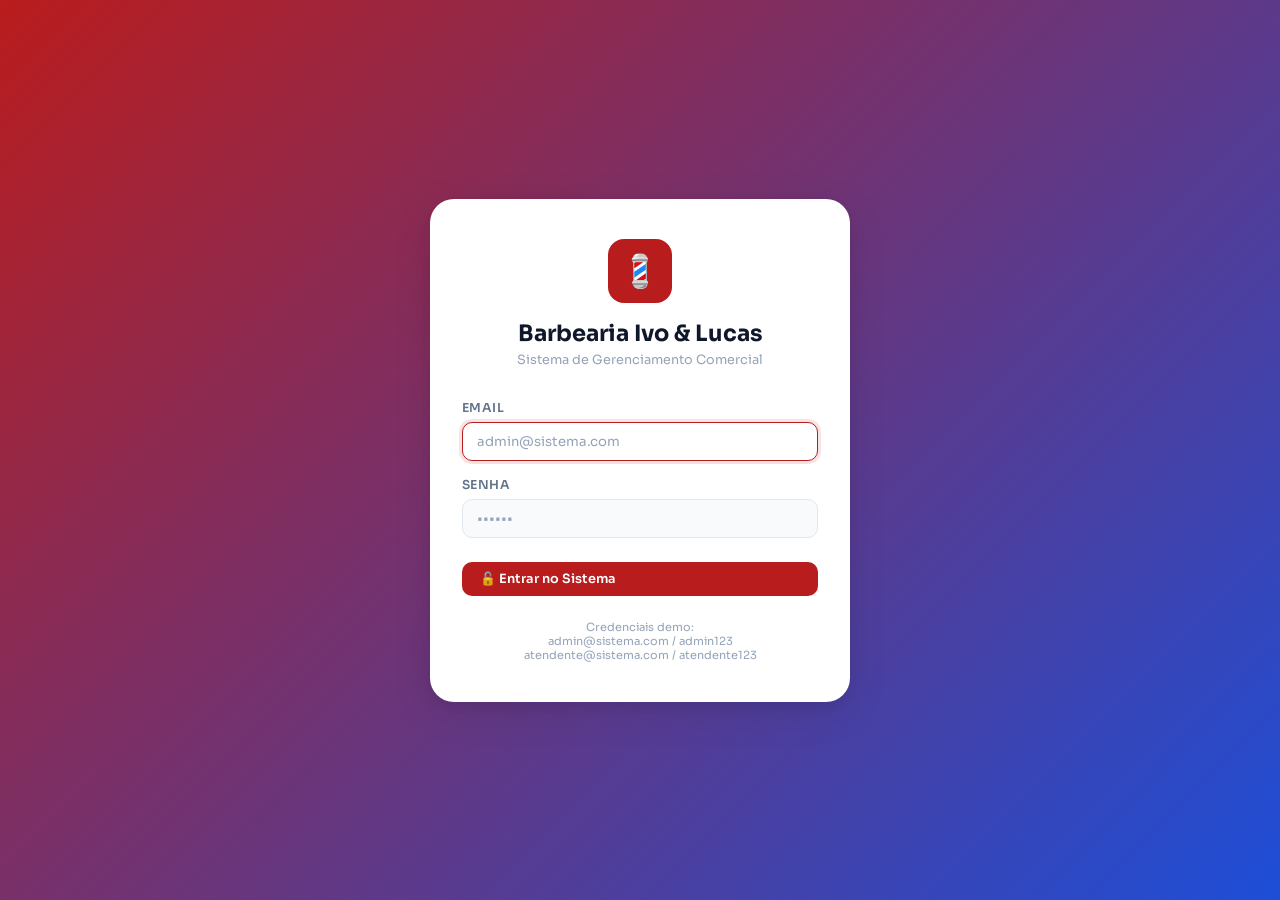
<file: pages/login.html>
<!DOCTYPE html>
<html lang="pt-BR">
<head>
  <meta charset="UTF-8" />
  <meta name="viewport" content="width=device-width, initial-scale=1.0" />
  <title>Login — SGCM</title>
  <link rel="stylesheet" href="../css/main.css" />
  <style>
    body {
      background: linear-gradient(135deg, var(--primary) 0%, var(--primary-dark) 100%);
      min-height: 100vh;
      display: flex;
      align-items: center;
      justify-content: center;
    }
    .login-container {
      max-width: 420px;
      width: 100%;
      margin: 20px;
    }
    .login-card {
      background: var(--bg-card);
      border-radius: var(--radius-xl);
      padding: 40px 32px;
      box-shadow: var(--shadow-lg);
      animation: fadeIn 0.5s ease;
    }
    .login-logo {
      text-align: center;
      margin-bottom: 32px;
    }
    .login-logo-icon {
      width: 64px;
      height: 64px;
      background: var(--primary);
      border-radius: var(--radius-lg);
      display: inline-flex;
      align-items: center;
      justify-content: center;
      font-size: 32px;
      margin-bottom: 16px;
    }
    .login-title {
      font-size: 1.5rem;
      font-weight: 700;
      color: var(--text-primary);
      text-align: center;
    }
    .login-sub {
      font-size: 0.85rem;
      color: var(--text-muted);
      text-align: center;
      margin-top: 4px;
    }
    .login-footer {
      text-align: center;
      margin-top: 24px;
      font-size: 0.75rem;
      color: var(--text-muted);
    }
    @keyframes fadeIn {
      from { opacity: 0; transform: translateY(-20px); }
      to { opacity: 1; transform: translateY(0); }
    }
  </style>
</head>
<body>

<div class="login-container">
  <div class="login-card">
    <div class="login-logo">
      <div class="login-logo-icon" id="loginEmoji">✂️</div>
      <div class="login-title" id="loginBusinessName">SGCM</div>
      <div class="login-sub">Sistema de Gerenciamento Comercial</div>
    </div>

    <form id="loginForm">
      <div class="form-group">
        <label class="form-label">Email</label>
        <input type="email" id="loginEmail" class="form-control" placeholder="admin@sistema.com" required autofocus />
      </div>
      <div class="form-group">
        <label class="form-label">Senha</label>
        <input type="password" id="loginSenha" class="form-control" placeholder="••••••" required />
      </div>
      <button type="submit" class="btn btn-primary" style="width:100%; margin-top: 8px;">
        🔓 Entrar no Sistema
      </button>
    </form>

    <div class="login-footer">
      <p>Credenciais demo:<br>admin@sistema.com / admin123<br>atendente@sistema.com / atendente123</p>
    </div>
  </div>
</div>

<div class="notifications-wrapper" id="notificationsWrapper"></div>

<script src="../js/db.js"></script>
<script src="../js/ui.js"></script>
<script src="../js/auth.js"></script>

<script>
  document.addEventListener('DOMContentLoaded', () => {
    const config = DB.getConfig();
    const loginEmoji = document.getElementById('loginEmoji');
    const loginBusinessName = document.getElementById('loginBusinessName');
    const loginForm = document.getElementById('loginForm');
    const loginEmail = document.getElementById('loginEmail');
    const loginSenha = document.getElementById('loginSenha');

    if (Auth.isLoggedIn()) {
      window.location.href = '../index.html';
      return;
    }

    if (loginForm) {
      loginForm.addEventListener('submit', event => {
        event.preventDefault();

        const email = loginEmail?.value.trim() || '';
        const senha = loginSenha?.value || '';

        const result = Auth.login(email, senha);
        if (!result.success) {
          Notify.error('Falha no login', result.error || 'Verifique seus dados de acesso.');
          return;
        }

        Notify.success('Bem-vindo!', `Login realizado como ${result.user?.nome || 'usuário'}.`);
        window.location.href = '../index.html';
      });
    }
    
    if (loginEmoji) loginEmoji.textContent = config.emoji || '✂️';
    if (loginBusinessName) loginBusinessName.textContent = config.nome || 'SGCM';
  });
</script>

</body>
</html>
</file>
<file: css/main.css>
/* =============================================
   SGCM — Sistema de Gerenciamento Comercial
   Design System & Variables
   ============================================= */

@import url('https://fonts.googleapis.com/css2?family=Sora:wght@300;400;500;600;700&family=JetBrains+Mono:wght@400;500&display=swap');

:root {
  /* --- Cores principais (personalizáveis via Configurações) --- */
  --primary: #2563EB;
  --primary-light: #DBEAFE;
  --primary-dark: #1D4ED8;

  /* --- Neutros --- */
  --bg: #F8FAFC;
  --bg-card: #FFFFFF;
  --border: #E2E8F0;
  --border-soft: #F1F5F9;

  /* --- Textos --- */
  --text-primary: #0F172A;
  --text-secondary: #64748B;
  --text-muted: #94A3B8;

  /* --- Sidebar --- */
  --sidebar-bg: #0F172A;
  --sidebar-text: #94A3B8;
  --sidebar-active: #FFFFFF;
  --sidebar-active-bg: rgba(255,255,255,0.08);
  --sidebar-width: 240px;

  /* --- Status --- */
  --green: #10B981;
  --green-light: #D1FAE5;
  --yellow: #F59E0B;
  --yellow-light: #FEF3C7;
  --red: #EF4444;
  --red-light: #FEE2E2;
  --purple: #8B5CF6;
  --purple-light: #EDE9FE;

  /* --- Shadows --- */
  --shadow-sm: 0 1px 3px rgba(0,0,0,0.06), 0 1px 2px rgba(0,0,0,0.04);
  --shadow-md: 0 4px 16px rgba(0,0,0,0.07), 0 2px 6px rgba(0,0,0,0.04);
  --shadow-lg: 0 10px 40px rgba(0,0,0,0.10), 0 4px 12px rgba(0,0,0,0.05);

  /* --- Radius --- */
  --radius-sm: 6px;
  --radius-md: 10px;
  --radius-lg: 16px;
  --radius-xl: 24px;
  --radius-full: 9999px;

  /* --- Transitions --- */
  --transition: all 0.2s cubic-bezier(0.4, 0, 0.2, 1);

  /* --- Topbar --- */
  --topbar-height: 64px;

  /* --- Nome do Estabelecimento --- */
  --business-name: "Meu Negócio";
}

/* =============================================
   RESET & BASE
   ============================================= */

*, *::before, *::after {
  box-sizing: border-box;
  margin: 0;
  padding: 0;
}

html {
  font-size: 15px;
  -webkit-font-smoothing: antialiased;
}

body {
  font-family: 'Sora', sans-serif;
  background: var(--bg);
  color: var(--text-primary);
  min-height: 100vh;
  overflow-x: hidden;
}

a { text-decoration: none; color: inherit; }
button { cursor: pointer; font-family: inherit; }
input, textarea, select { font-family: inherit; }

/* =============================================
   LAYOUT PRINCIPAL
   ============================================= */

.app-layout {
  display: flex;
  min-height: 100vh;
}

/* =============================================
   SIDEBAR
   ============================================= */

.sidebar {
  width: var(--sidebar-width);
  background: var(--sidebar-bg);
  display: flex;
  flex-direction: column;
  position: fixed;
  top: 0; left: 0;
  height: 100vh;
  z-index: 100;
  transition: var(--transition);
  overflow: hidden;
}

.sidebar-logo {
  display: flex;
  align-items: center;
  gap: 10px;
  padding: 20px 20px 16px;
  border-bottom: 1px solid rgba(255,255,255,0.06);
}

.sidebar-logo-icon {
  width: 36px;
  height: 36px;
  background: var(--primary);
  border-radius: var(--radius-md);
  display: flex;
  align-items: center;
  justify-content: center;
  font-size: 18px;
  flex-shrink: 0;
}

.sidebar-logo-text {
  font-size: 0.88rem;
  font-weight: 600;
  color: #FFFFFF;
  line-height: 1.3;
  white-space: nowrap;
  overflow: hidden;
  text-overflow: ellipsis;
}

.sidebar-logo-sub {
  font-size: 0.7rem;
  color: var(--sidebar-text);
  font-weight: 400;
}

.sidebar-nav {
  flex: 1;
  padding: 12px 10px;
  overflow-y: auto;
}

.nav-section-label {
  font-size: 0.65rem;
  font-weight: 600;
  text-transform: uppercase;
  letter-spacing: 0.08em;
  color: rgba(148,163,184,0.5);
  padding: 12px 10px 6px;
}

.nav-item {
  display: flex;
  align-items: center;
  gap: 10px;
  padding: 9px 12px;
  border-radius: var(--radius-md);
  color: var(--sidebar-text);
  font-size: 0.88rem;
  font-weight: 500;
  transition: var(--transition);
  cursor: pointer;
  position: relative;
  margin-bottom: 2px;
}

.nav-item:hover {
  background: rgba(255,255,255,0.05);
  color: #FFFFFF;
}

.nav-item.active {
  background: var(--sidebar-active-bg);
  color: var(--sidebar-active);
}

.nav-item.active::before {
  content: '';
  position: absolute;
  left: 0; top: 6px; bottom: 6px;
  width: 3px;
  background: var(--primary);
  border-radius: 0 3px 3px 0;
}

.nav-item-icon {
  font-size: 17px;
  width: 20px;
  text-align: center;
  flex-shrink: 0;
}

.nav-badge {
  margin-left: auto;
  background: var(--primary);
  color: #fff;
  font-size: 0.65rem;
  font-weight: 700;
  padding: 2px 7px;
  border-radius: var(--radius-full);
  min-width: 20px;
  text-align: center;
}

.sidebar-footer {
  padding: 12px 10px;
  border-top: 1px solid rgba(255,255,255,0.06);
}

.sidebar-user {
  display: flex;
  align-items: center;
  gap: 10px;
  padding: 8px 10px;
  border-radius: var(--radius-md);
  cursor: pointer;
  transition: var(--transition);
}

.sidebar-user:hover { background: rgba(255,255,255,0.05); }

.user-avatar {
  width: 32px; height: 32px;
  border-radius: var(--radius-full);
  background: var(--primary);
  display: flex; align-items: center; justify-content: center;
  font-size: 13px; font-weight: 700; color: #fff;
  flex-shrink: 0;
}

.user-info-name {
  font-size: 0.82rem;
  font-weight: 600;
  color: #FFFFFF;
}

.user-info-role {
  font-size: 0.7rem;
  color: var(--sidebar-text);
}

/* =============================================
   MAIN CONTENT
   ============================================= */

.main-content {
  margin-left: var(--sidebar-width);
  flex: 1;
  display: flex;
  flex-direction: column;
  min-height: 100vh;
}

/* =============================================
   TOPBAR
   ============================================= */

.topbar {
  height: var(--topbar-height);
  background: var(--bg-card);
  border-bottom: 1px solid var(--border);
  display: flex;
  align-items: center;
  padding: 0 28px;
  gap: 16px;
  position: sticky;
  top: 0;
  z-index: 90;
}

.topbar-title {
  font-size: 1rem;
  font-weight: 600;
  color: var(--text-primary);
}

.topbar-search {
  flex: 1;
  max-width: 320px;
  position: relative;
}

.topbar-search input {
  width: 100%;
  padding: 8px 14px 8px 36px;
  background: var(--bg);
  border: 1px solid var(--border);
  border-radius: var(--radius-full);
  font-size: 0.85rem;
  color: var(--text-primary);
  outline: none;
  transition: var(--transition);
}

.topbar-search input:focus {
  border-color: var(--primary);
  box-shadow: 0 0 0 3px var(--primary-light);
}

.topbar-search input::placeholder { color: var(--text-muted); }

.search-icon {
  position: absolute;
  left: 12px; top: 50%;
  transform: translateY(-50%);
  color: var(--text-muted);
  font-size: 14px;
  pointer-events: none;
}

.topbar-actions {
  display: flex;
  align-items: center;
  gap: 10px;
  margin-left: auto;
}

.topbar-btn {
  width: 36px; height: 36px;
  border-radius: var(--radius-full);
  border: 1px solid var(--border);
  background: var(--bg-card);
  display: flex; align-items: center; justify-content: center;
  font-size: 16px;
  color: var(--text-secondary);
  transition: var(--transition);
  cursor: pointer;
  position: relative;
}

.topbar-btn:hover {
  border-color: var(--primary);
  color: var(--primary);
  background: var(--primary-light);
}

.notif-dot {
  position: absolute;
  top: 4px; right: 4px;
  width: 8px; height: 8px;
  border-radius: 50%;
  background: var(--red);
  border: 2px solid white;
}

.topbar-avatar {
  width: 36px; height: 36px;
  border-radius: var(--radius-full);
  background: var(--primary);
  display: flex; align-items: center; justify-content: center;
  font-size: 13px; font-weight: 700; color: #fff;
  cursor: pointer;
  border: 2px solid var(--primary-light);
}

/* =============================================
   PAGE CONTENT
   ============================================= */

.page-content {
  padding: 28px;
  flex: 1;
}

.page-header {
  display: flex;
  align-items: center;
  justify-content: space-between;
  margin-bottom: 24px;
}

.page-header-left h1 {
  font-size: 1.4rem;
  font-weight: 700;
  color: var(--text-primary);
}

.page-header-left p {
  font-size: 0.85rem;
  color: var(--text-secondary);
  margin-top: 2px;
}

/* =============================================
   CARDS
   ============================================= */

.card {
  background: var(--bg-card);
  border: 1px solid var(--border);
  border-radius: var(--radius-lg);
  box-shadow: var(--shadow-sm);
  transition: var(--transition);
}

.card:hover { box-shadow: var(--shadow-md); }

.card-header {
  padding: 18px 20px 14px;
  border-bottom: 1px solid var(--border-soft);
  display: flex;
  align-items: center;
  justify-content: space-between;
}

.card-title {
  font-size: 0.9rem;
  font-weight: 600;
  color: var(--text-primary);
}

.card-body { padding: 20px; }

/* Stat Cards */
.stat-cards {
  display: grid;
  grid-template-columns: repeat(auto-fit, minmax(200px, 1fr));
  gap: 16px;
  margin-bottom: 24px;
}

.stat-card {
  background: var(--bg-card);
  border: 1px solid var(--border);
  border-radius: var(--radius-lg);
  padding: 20px;
  box-shadow: var(--shadow-sm);
  transition: var(--transition);
  position: relative;
  overflow: hidden;
}

.stat-card::before {
  content: '';
  position: absolute;
  top: 0; left: 0; right: 0;
  height: 3px;
  background: var(--stat-color, var(--primary));
  border-radius: var(--radius-lg) var(--radius-lg) 0 0;
}

.stat-card:hover {
  box-shadow: var(--shadow-md);
  transform: translateY(-1px);
}

.stat-card-icon {
  width: 40px; height: 40px;
  border-radius: var(--radius-md);
  background: var(--stat-color-light, var(--primary-light));
  display: flex; align-items: center; justify-content: center;
  font-size: 20px;
  margin-bottom: 14px;
}

.stat-card-value {
  font-size: 1.8rem;
  font-weight: 700;
  color: var(--text-primary);
  line-height: 1;
  font-variant-numeric: tabular-nums;
}

.stat-card-label {
  font-size: 0.8rem;
  color: var(--text-secondary);
  margin-top: 4px;
  font-weight: 500;
}

.stat-card-change {
  font-size: 0.75rem;
  font-weight: 600;
  margin-top: 10px;
  display: flex;
  align-items: center;
  gap: 4px;
}

.change-up { color: var(--green); }
.change-down { color: var(--red); }

/* =============================================
   BUTTONS
   ============================================= */

.btn {
  display: inline-flex;
  align-items: center;
  gap: 7px;
  padding: 9px 18px;
  border-radius: var(--radius-md);
  font-size: 0.85rem;
  font-weight: 600;
  border: none;
  transition: var(--transition);
  white-space: nowrap;
  cursor: pointer;
}

.btn-primary {
  background: var(--primary);
  color: #fff;
}

.btn-primary:hover {
  background: var(--primary-dark);
  box-shadow: 0 4px 12px rgba(37,99,235,0.35);
  transform: translateY(-1px);
}

.btn-secondary {
  background: var(--bg);
  color: var(--text-primary);
  border: 1px solid var(--border);
}

.btn-secondary:hover {
  background: var(--border-soft);
  border-color: var(--text-muted);
}

.btn-danger {
  background: var(--red-light);
  color: var(--red);
  border: 1px solid transparent;
}

.btn-danger:hover {
  background: var(--red);
  color: #fff;
}

.btn-success {
  background: var(--green-light);
  color: var(--green);
}

.btn-success:hover {
  background: var(--green);
  color: #fff;
}

.btn-sm {
  padding: 6px 12px;
  font-size: 0.78rem;
}

.btn-icon {
  padding: 8px;
  border-radius: var(--radius-md);
}

/* =============================================
   FORMS
   ============================================= */

.form-group {
  margin-bottom: 16px;
}

.form-label {
  display: block;
  font-size: 0.82rem;
  font-weight: 600;
  color: var(--text-secondary);
  margin-bottom: 6px;
  text-transform: uppercase;
  letter-spacing: 0.04em;
}

.form-control {
  width: 100%;
  padding: 10px 14px;
  background: var(--bg);
  border: 1px solid var(--border);
  border-radius: var(--radius-md);
  font-size: 0.88rem;
  color: var(--text-primary);
  outline: none;
  transition: var(--transition);
}

.form-control:focus {
  border-color: var(--primary);
  box-shadow: 0 0 0 3px var(--primary-light);
  background: #fff;
}

.form-control::placeholder { color: var(--text-muted); }

.form-row {
  display: grid;
  grid-template-columns: 1fr 1fr;
  gap: 16px;
}

.form-row-3 {
  display: grid;
  grid-template-columns: 1fr 1fr 1fr;
  gap: 16px;
}

textarea.form-control {
  resize: vertical;
  min-height: 80px;
}

select.form-control { cursor: pointer; }

/* =============================================
   TABLES
   ============================================= */

.table-wrapper {
  overflow-x: auto;
  border-radius: var(--radius-lg);
  border: 1px solid var(--border);
}

table {
  width: 100%;
  border-collapse: collapse;
}

thead tr {
  background: var(--bg);
}

th {
  padding: 11px 16px;
  text-align: left;
  font-size: 0.75rem;
  font-weight: 700;
  color: var(--text-muted);
  text-transform: uppercase;
  letter-spacing: 0.06em;
  white-space: nowrap;
  border-bottom: 1px solid var(--border);
}

td {
  padding: 13px 16px;
  font-size: 0.875rem;
  color: var(--text-primary);
  border-bottom: 1px solid var(--border-soft);
  vertical-align: middle;
}

tr:last-child td { border-bottom: none; }

tbody tr {
  transition: var(--transition);
}

tbody tr:hover { background: var(--bg); }

.table-actions {
  display: flex;
  gap: 6px;
}

/* =============================================
   BADGES / STATUS
   ============================================= */

.badge {
  display: inline-flex;
  align-items: center;
  gap: 5px;
  padding: 3px 10px;
  border-radius: var(--radius-full);
  font-size: 0.72rem;
  font-weight: 700;
  text-transform: uppercase;
  letter-spacing: 0.04em;
}

.badge-green { background: var(--green-light); color: var(--green); }
.badge-yellow { background: var(--yellow-light); color: var(--yellow); }
.badge-red { background: var(--red-light); color: var(--red); }
.badge-blue { background: var(--primary-light); color: var(--primary); }
.badge-purple { background: var(--purple-light); color: var(--purple); }

.badge::before {
  content: '';
  width: 5px; height: 5px;
  border-radius: 50%;
  background: currentColor;
}

/* =============================================
   MODAL
   ============================================= */

.modal-overlay {
  position: fixed;
  inset: 0;
  background: rgba(15,23,42,0.5);
  backdrop-filter: blur(4px);
  z-index: 200;
  display: flex;
  align-items: center;
  justify-content: center;
  padding: 20px;
  opacity: 0;
  visibility: hidden;
  transition: var(--transition);
}

.modal-overlay.active {
  opacity: 1;
  visibility: visible;
}

.modal {
  background: var(--bg-card);
  border-radius: var(--radius-xl);
  box-shadow: var(--shadow-lg);
  width: 100%;
  max-width: 520px;
  max-height: 90vh;
  overflow-y: auto;
  transform: translateY(20px) scale(0.97);
  transition: var(--transition);
}

.modal-overlay.active .modal {
  transform: translateY(0) scale(1);
}

.modal-header {
  padding: 22px 24px 18px;
  border-bottom: 1px solid var(--border);
  display: flex;
  align-items: center;
  justify-content: space-between;
}

.modal-title {
  font-size: 1rem;
  font-weight: 700;
  color: var(--text-primary);
}

.modal-close {
  width: 30px; height: 30px;
  border-radius: var(--radius-full);
  border: none;
  background: var(--bg);
  color: var(--text-muted);
  font-size: 16px;
  display: flex; align-items: center; justify-content: center;
  cursor: pointer;
  transition: var(--transition);
}

.modal-close:hover {
  background: var(--red-light);
  color: var(--red);
}

.modal-body { padding: 24px; }

.modal-footer {
  padding: 16px 24px;
  border-top: 1px solid var(--border);
  display: flex;
  justify-content: flex-end;
  gap: 10px;
}

/* =============================================
   NOTIFICATIONS
   ============================================= */

.notifications-wrapper {
  position: fixed;
  bottom: 24px;
  right: 24px;
  z-index: 500;
  display: flex;
  flex-direction: column;
  gap: 10px;
  pointer-events: none;
}

.notification {
  background: var(--bg-card);
  border: 1px solid var(--border);
  border-radius: var(--radius-lg);
  box-shadow: var(--shadow-lg);
  padding: 14px 18px;
  display: flex;
  align-items: flex-start;
  gap: 12px;
  min-width: 300px;
  max-width: 380px;
  pointer-events: all;
  animation: slideIn 0.3s ease forwards;
  position: relative;
  overflow: hidden;
}

.notification::before {
  content: '';
  position: absolute;
  left: 0; top: 0; bottom: 0;
  width: 3px;
  background: var(--notif-color, var(--primary));
}

@keyframes slideIn {
  from { transform: translateX(100%); opacity: 0; }
  to { transform: translateX(0); opacity: 1; }
}

@keyframes slideOut {
  from { transform: translateX(0); opacity: 1; }
  to { transform: translateX(110%); opacity: 0; }
}

.notification.removing { animation: slideOut 0.3s ease forwards; }

.notification-icon { font-size: 20px; margin-top: 1px; }


.notification-title {
  font-size: 0.85rem;
  font-weight: 700;
  color: var(--text-primary);
  margin-bottom: 2px;
}

.notification-msg {
  font-size: 0.8rem;
  color: var(--text-secondary);
}

.notification-close {
  margin-left: auto;
  background: none;
  border: none;
  color: var(--text-muted);
  cursor: pointer;
  font-size: 16px;
  padding: 0;
  flex-shrink: 0;
  line-height: 1;
}

.notification-close:hover { color: var(--text-primary); }

/* =============================================
   EMPTY STATE
   ============================================= */

.empty-state {
  display: flex;
  flex-direction: column;
  align-items: center;
  justify-content: center;
  padding: 60px 20px;
  text-align: center;
}

.empty-state-icon {
  font-size: 48px;
  margin-bottom: 16px;
  opacity: 0.5;
}

.empty-state h3 {
  font-size: 1rem;
  font-weight: 600;
  color: var(--text-secondary);
  margin-bottom: 6px;
}

.empty-state p {
  font-size: 0.85rem;
  color: var(--text-muted);
  max-width: 280px;
}

/* =============================================
   AVATAR GROUP
   ============================================= */

.avatar {
  width: 32px; height: 32px;
  border-radius: 50%;
  background: var(--primary);
  display: inline-flex;
  align-items: center;
  justify-content: center;
  font-size: 12px;
  font-weight: 700;
  color: #fff;
  flex-shrink: 0;
}

/* =============================================
   CLIENT NAME CELL
   ============================================= */

.client-cell {
  display: flex;
  align-items: center;
  gap: 10px;
}

.client-cell .avatar {
  width: 30px; height: 30px;
  font-size: 11px;
}

/* =============================================
   DASHBOARD ESPECÍFICO
   ============================================= */

.dashboard-grid {
  display: grid;
  grid-template-columns: 1fr 1fr 1fr;
  gap: 20px;
}

.dashboard-grid .col-2 { grid-column: span 2; }
.dashboard-grid .col-3 { grid-column: span 3; }

.agenda-list { list-style: none; }

.agenda-item {
  display: flex;
  align-items: center;
  gap: 14px;
  padding: 12px 0;
  border-bottom: 1px solid var(--border-soft);
}

.agenda-item:last-child { border-bottom: none; }

.agenda-time {
  font-size: 0.78rem;
  font-weight: 700;
  color: var(--text-muted);
  font-family: 'JetBrains Mono', monospace;
  width: 48px;
  flex-shrink: 0;
}

.agenda-service {
  flex: 1;
}

.agenda-service-name {
  font-size: 0.85rem;
  font-weight: 600;
  color: var(--text-primary);
}

.agenda-service-client {
  font-size: 0.78rem;
  color: var(--text-muted);
}

.top-services-list { list-style: none; }

.top-service-item {
  display: flex;
  align-items: center;
  gap: 12px;
  padding: 10px 0;
  border-bottom: 1px solid var(--border-soft);
}

.top-service-item:last-child { border-bottom: none; }

.top-service-rank {
  width: 24px; height: 24px;
  border-radius: var(--radius-sm);
  background: var(--primary-light);
  color: var(--primary);
  font-size: 0.75rem;
  font-weight: 700;
  display: flex; align-items: center; justify-content: center;
  flex-shrink: 0;
}

.top-service-name {
  flex: 1;
  font-size: 0.85rem;
  font-weight: 500;
  color: var(--text-primary);
}

.top-service-count {
  font-size: 0.8rem;
  font-weight: 600;
  color: var(--text-muted);
  font-family: 'JetBrains Mono', monospace;
}

/* Progress bar */
.progress-bar {
  height: 6px;
  background: var(--border-soft);
  border-radius: var(--radius-full);
  overflow: hidden;
  margin-top: 6px;
}

.progress-fill {
  height: 100%;
  background: var(--primary);
  border-radius: var(--radius-full);
  transition: width 0.8s cubic-bezier(0.4, 0, 0.2, 1);
}

/* =============================================
   SEARCH BAR IN PAGE
   ============================================= */

.page-search {
  display: flex;
  align-items: center;
  gap: 12px;
  margin-bottom: 20px;
}

.page-search-input {
  flex: 1;
  max-width: 320px;
  position: relative;
}

.page-search-input input {
  width: 100%;
  padding: 9px 14px 9px 36px;
  background: var(--bg-card);
  border: 1px solid var(--border);
  border-radius: var(--radius-md);
  font-size: 0.875rem;
  color: var(--text-primary);
  outline: none;
  transition: var(--transition);
}

.page-search-input input:focus {
  border-color: var(--primary);
  box-shadow: 0 0 0 3px var(--primary-light);
}

.page-search-input .search-icon {
  position: absolute;
  left: 12px; top: 50%;
  transform: translateY(-50%);
  color: var(--text-muted);
  font-size: 14px;
}

/* =============================================
   CONFIGURAÇÕES
   ============================================= */

.config-section {
  background: var(--bg-card);
  border: 1px solid var(--border);
  border-radius: var(--radius-lg);
  margin-bottom: 20px;
  overflow: hidden;
}

.config-section-header {
  padding: 16px 20px;
  background: var(--bg);
  border-bottom: 1px solid var(--border);
  font-size: 0.88rem;
  font-weight: 700;
  color: var(--text-primary);
  display: flex;
  align-items: center;
  gap: 8px;
}

.config-section-body { padding: 20px; }

.color-picker-row {
  display: flex;
  gap: 10px;
  flex-wrap: wrap;
}

.color-option {
  width: 36px; height: 36px;
  border-radius: 50%;
  border: 3px solid transparent;
  cursor: pointer;
  transition: var(--transition);
}

.color-option:hover, .color-option.selected {
  border-color: var(--text-primary);
  transform: scale(1.1);
}

/* =============================================
   COUNTER RING (Dashboard)
   ============================================= */

.counter-ring {
  position: relative;
  display: inline-flex;
  align-items: center;
  justify-content: center;
}

.counter-ring svg {
  transform: rotate(-90deg);
}

.counter-ring-text {
  position: absolute;
  text-align: center;
}

.counter-ring-value {
  font-size: 1.4rem;
  font-weight: 700;
  color: var(--text-primary);
  font-variant-numeric: tabular-nums;
  display: block;
}

.counter-ring-label {
  font-size: 0.65rem;
  color: var(--text-muted);
  font-weight: 500;
  display: block;
}

/* =============================================
   BOTÃO HAMBURGUER
   — Oculto em desktop; aparece em mobile (≤768px)
   ============================================= */

.menu-toggle {
  /* Oculto por padrão em desktop */
  display: none;
  align-items: center;
  justify-content: center;

  /* Área de toque confortável: 44×44px mínimo (Apple HIG) */
  width: 44px;
  height: 44px;
  min-width: 44px;

  border: none;
  background: transparent;
  border-radius: var(--radius-md);
  cursor: pointer;
  flex-shrink: 0;
  padding: 0;

  /* Fica à frente de outros elementos da topbar */
  position: relative;
  z-index: 2;

  transition: background 0.18s ease, transform 0.15s ease;
}

.menu-toggle:hover  { background: var(--bg); }
.menu-toggle:active { transform: scale(0.90); }

/* ── As três linhas ── */
.hamburger {
  display: flex;
  flex-direction: column;
  justify-content: center;
  align-items: center;
  gap: 5px;
  width: 22px;
  height: 16px;
  pointer-events: none; /* o clique é no botão pai */
}

.hamburger span {
  display: block;
  width: 22px;
  height: 2px;
  border-radius: 2px;
  background: var(--text-primary);
  transform-origin: center center;
  transition:
    transform 0.26s cubic-bezier(0.4, 0, 0.2, 1),
    opacity   0.20s ease,
    width     0.20s ease;
}

/* ── Animação hamburger → X (quando menu aberto) ── */
.menu-toggle.is-open .hamburger span:nth-child(1) {
  transform: translateY(7px) rotate(45deg);
}
.menu-toggle.is-open .hamburger span:nth-child(2) {
  opacity: 0;
  width: 0;
}
.menu-toggle.is-open .hamburger span:nth-child(3) {
  transform: translateY(-7px) rotate(-45deg);
}

/* =============================================
   OVERLAY ESCURO
   — Aparece atrás da sidebar em mobile,
     escurece o conteúdo e captura clique para fechar
   ============================================= */

.sidebar-overlay {
  /* Invisível e inativo em desktop */
  display: none;
  position: fixed;
  inset: 0;
  z-index: 98; /* abaixo da sidebar (100) mas acima do conteúdo */

  background: rgba(15, 23, 42, 0.60);
  backdrop-filter: blur(2px);
  -webkit-backdrop-filter: blur(2px);

  opacity: 0;
  pointer-events: none;
  transition: opacity 0.28s ease;

  /* Cursor indica que é clicável para fechar */
  cursor: pointer;
}

.sidebar-overlay.active {
  opacity: 1;
  pointer-events: all;
}

/* =============================================
   RESPONSIVE — TABLET  ≤1024px
   ============================================= */

@media (max-width: 1024px) {
  .dashboard-grid                   { grid-template-columns: 1fr 1fr; }
  .dashboard-grid .col-2            { grid-column: span 2; }
  .dashboard-grid .col-3            { grid-column: span 2; }
}

/* =============================================
   RESPONSIVE — MOBILE  ≤768px
   ============================================= */

@media (max-width: 768px) {

  /* ── Variáveis mobile ── */
  :root {
    --sidebar-width: 0px;       /* conteúdo ocupa 100% da largura */
    --topbar-height: 56px;
  }

  /* ── Sidebar: gaveta deslizante da esquerda ── */
  .sidebar {
    /* Sai da tela pela esquerda */
    transform: translateX(-100%);
    transition: transform 0.28s cubic-bezier(0.4, 0, 0.2, 1),
                box-shadow 0.28s ease;

    /* Máximo de 80% da largura da tela */
    width: 80vw;
    max-width: 280px;

    /* Fica sobre o overlay (z-index 98) e conteúdo */
    z-index: 100;
    box-shadow: none;
  }

  /* Sidebar aberta */
  .sidebar.mobile-open {
    transform: translateX(0);
    box-shadow: 12px 0 40px rgba(0, 0, 0, 0.25);
  }

  /* Ativa o overlay em mobile */
  .sidebar-overlay {
    display: block;
  }

  /* ── Conteúdo principal: ocupa a tela toda ── */
  .main-content {
    margin-left: 0;
    width: 100%;
  }

  /* ── Topbar mobile ── */
  .topbar {
    padding: 0 12px;
    gap: 8px;
    height: var(--topbar-height);
  }

  /* Hamburguer aparece */
  .menu-toggle {
    display: flex;
  }

  /* Título fica menor */
  .topbar-title {
    font-size: 0.92rem;
    flex: 1;               /* ocupa o espaço disponível */
  }

  /* Busca da topbar oculta (existe busca dentro das páginas) */
  .topbar-search {
    display: none;
  }

  /* Ações mais compactas */
  .topbar-actions {
    gap: 6px;
    margin-left: 0; /* título já tem flex:1 */
  }

  /* ── Conteúdo das páginas ── */
  .page-content {
    padding: 16px 14px;
  }

  /* Page header empilha em coluna */
  .page-header {
    flex-direction: column;
    align-items: flex-start;
    gap: 10px;
    margin-bottom: 16px;
  }

  /* Botão de ação ocupa largura total */
  .page-header > .btn,
  .page-header > a.btn {
    width: 100%;
    justify-content: center;
  }

  /* ── Stat cards: 2 colunas ── */
  .stat-cards {
    grid-template-columns: 1fr 1fr;
    gap: 10px;
    margin-bottom: 16px;
  }

  .stat-card        { padding: 14px 12px; }
  .stat-card-value  { font-size: 1.45rem; }
  .stat-card-change { font-size: 0.7rem; }

  .stat-card-icon {
    width: 34px;
    height: 34px;
    font-size: 16px;
    margin-bottom: 10px;
  }

  /* ── Dashboard grid: coluna única ── */
  .dashboard-grid {
    grid-template-columns: 1fr;
    gap: 14px;
  }

  .dashboard-grid .col-2,
  .dashboard-grid .col-3 {
    grid-column: span 1;
  }

  /* Card "Progresso do Dia" empilha verticalmente */
  .day-progress-card {
    flex-direction: column !important;
    gap: 12px !important;
    padding: 20px !important;
    text-align: center;
  }

  /* ── Formulários: coluna única ── */
  .form-row,
  .form-row-3 {
    grid-template-columns: 1fr;
    gap: 12px;
  }

  /* ── Tabelas: scroll horizontal ── */
  .table-wrapper {
    overflow-x: auto;
    -webkit-overflow-scrolling: touch;
    /* Dica visual de scroll */
    background:
      linear-gradient(to right, white 30%, rgba(255,255,255,0)),
      linear-gradient(to right, rgba(255,255,255,0), white 70%) 0 100%,
      radial-gradient(farthest-side at 0 50%, rgba(0,0,0,.08), transparent),
      radial-gradient(farthest-side at 100% 50%, rgba(0,0,0,.08), transparent) 0 100%;
    background-repeat: no-repeat;
    background-size: 40px 100%, 40px 100%, 14px 100%, 14px 100%;
    background-attachment: local, local, scroll, scroll;
  }

  table      { min-width: 540px; }
  th, td     { padding: 11px 12px; }

  /* ── Barra de busca interna ── */
  .page-search {
    flex-direction: column;
    align-items: stretch;
    gap: 8px;
  }

  .page-search-input {
    max-width: 100%;
  }

  .page-search-input input {
    width: 100%;
  }

  /* ── Filtros da página de agendamentos ── */
  .filter-bar {
    flex-wrap: wrap;
    gap: 6px;
  }

  /* ── Grade de serviços: 1 coluna ── */
  #servicosGrid {
    grid-template-columns: 1fr !important;
  }

  /* ── Modais: bottom sheet (sobe da parte inferior) ── */
  .modal-overlay {
    padding: 0;
    align-items: flex-end;
  }

  .modal {
    border-radius: var(--radius-xl) var(--radius-xl) 0 0;
    max-height: 92vh;
    max-width: 100%;
    width: 100%;
  }

  .modal-header { padding: 18px 18px 14px; }
  .modal-body   { padding: 18px; }
  .modal-footer { padding: 14px 18px; }

  /* ── Notificações: largura da tela ── */
  .notifications-wrapper {
    bottom: 12px;
    right: 10px;
    left: 10px;
  }

  .notification {
    min-width: unset;
    max-width: 100%;
  }

  /* ── Configurações ── */
  .config-section-body .btn-row {
    flex-direction: column;
  }
}

/* =============================================
   RESPONSIVE — TELAS MUITO PEQUENAS  ≤390px
   ============================================= */

@media (max-width: 390px) {
  /* Stat cards em coluna única */
  .stat-cards {
    grid-template-columns: 1fr;
  }

  /* Esconde botões extras da topbar (mantém avatar) */
  .topbar-actions .topbar-btn:not(:last-of-type) {
    display: none;
  }

  .page-content {
    padding: 12px 10px;
  }
}

/* =============================================
   ANIMAÇÕES DE ENTRADA
   ============================================= */

@keyframes fadeIn {
  from { opacity: 0; transform: translateY(12px); }
  to { opacity: 1; transform: translateY(0); }
}

.page-content > * {
  animation: fadeIn 0.35s ease forwards;
}

.stat-card:nth-child(1) { animation-delay: 0.05s; }
.stat-card:nth-child(2) { animation-delay: 0.1s; }
.stat-card:nth-child(3) { animation-delay: 0.15s; }
.stat-card:nth-child(4) { animation-delay: 0.2s; }

/* =============================================
   SCROLLBAR CUSTOM
   ============================================= */

::-webkit-scrollbar { width: 6px; height: 6px; }
::-webkit-scrollbar-track { background: transparent; }
::-webkit-scrollbar-thumb {
  background: var(--border);
  border-radius: 3px;
}
::-webkit-scrollbar-thumb:hover { background: var(--text-muted); }


/* =============================================
   MODO ESCURO (DARK MODE)
   ============================================= */

body.dark-mode {
  --bg: #0F172A;
  --bg-card: #1E293B;
  --border: #334155;
  --border-soft: #1E293B;
  --text-primary: #F1F5F9;
  --text-secondary: #94A3B8;
  --text-muted: #64748B;
  --sidebar-bg: #020617;
  --sidebar-text: #64748B;
  --sidebar-active: #FFFFFF;
  --sidebar-active-bg: rgba(255,255,255,0.08);
  --shadow-sm: 0 1px 3px rgba(0,0,0,0.3), 0 1px 2px rgba(0,0,0,0.2);
  --shadow-md: 0 4px 16px rgba(0,0,0,0.3), 0 2px 6px rgba(0,0,0,0.2);
  --shadow-lg: 0 10px 40px rgba(0,0,0,0.4), 0 4px 12px rgba(0,0,0,0.2);
}

/* Ajuste para inputs no modo escuro */
body.dark-mode .form-control,
body.dark-mode .topbar-search input,
body.dark-mode .page-search-input input {
  background: #0F172A;
  border-color: #334155;
  color: #F1F5F9;
}

body.dark-mode .form-control:focus,
body.dark-mode .topbar-search input:focus,
body.dark-mode .page-search-input input:focus {
  border-color: var(--primary);
  box-shadow: 0 0 0 3px rgba(37, 99, 235, 0.2);
}

body.dark-mode .btn-secondary {
  background: #1E293B;
  border-color: #334155;
  color: #F1F5F9;
}

body.dark-mode .btn-secondary:hover {
  background: #334155;
}

body.dark-mode .modal,
body.dark-mode .notification {
  background: #1E293B;
  border-color: #334155;
}

body.dark-mode .config-section-header {
  background: #0F172A;
}

body.dark-mode .stat-card,
body.dark-mode .card {
  background: #1E293B;
}

body.dark-mode .table-wrapper {
  background: #1E293B;
}

body.dark-mode thead tr {
  background: #0F172A;
}

body.dark-mode th {
  color: #94A3B8;
}

body.dark-mode td {
  color: #CBD5E1;
}

body.dark-mode tbody tr:hover {
  background: #0F172A;
}

/* Botão de alternar modo escuro na topbar */
.dark-mode-toggle {
  background: transparent;
  border: none;
  font-size: 18px;
  cursor: pointer;
  padding: 8px;
  border-radius: 50%;
  transition: var(--transition);
  width: 36px;
  height: 36px;
  display: flex;
  align-items: center;
  justify-content: center;
}

.dark-mode-toggle:hover {
  background: var(--bg);
  transform: scale(1.05);
}

/* =============================================
   UTILITY CLASSES
   ============================================= */

.flex { display: flex; }
.flex-center { display: flex; align-items: center; justify-content: center; }
.gap-8 { gap: 8px; }
.gap-12 { gap: 12px; }
.gap-16 { gap: 16px; }
.mt-4 { margin-top: 4px; }
.mt-8 { margin-top: 8px; }
.mt-16 { margin-top: 16px; }
.mt-24 { margin-top: 24px; }
.mb-16 { margin-bottom: 16px; }
.mb-24 { margin-bottom: 24px; }
.text-muted { color: var(--text-muted); }
.text-sm { font-size: 0.82rem; }
.text-mono { font-family: 'JetBrains Mono', monospace; }
.fw-600 { font-weight: 600; }
.fw-700 { font-weight: 700; }
.w-full { width: 100%; }
.hidden { display: none !important; }

/* Tooltip */
[data-tooltip] {
  position: relative;
}

[data-tooltip]:hover::after {
  content: attr(data-tooltip);
  position: absolute;
  bottom: 110%;
  left: 50%;
  transform: translateX(-50%);
  background: var(--text-primary);
  color: #fff;
  font-size: 0.72rem;
  padding: 4px 10px;
  border-radius: var(--radius-sm);
  white-space: nowrap;
  z-index: 9999;
  pointer-events: none;
}
</file>
